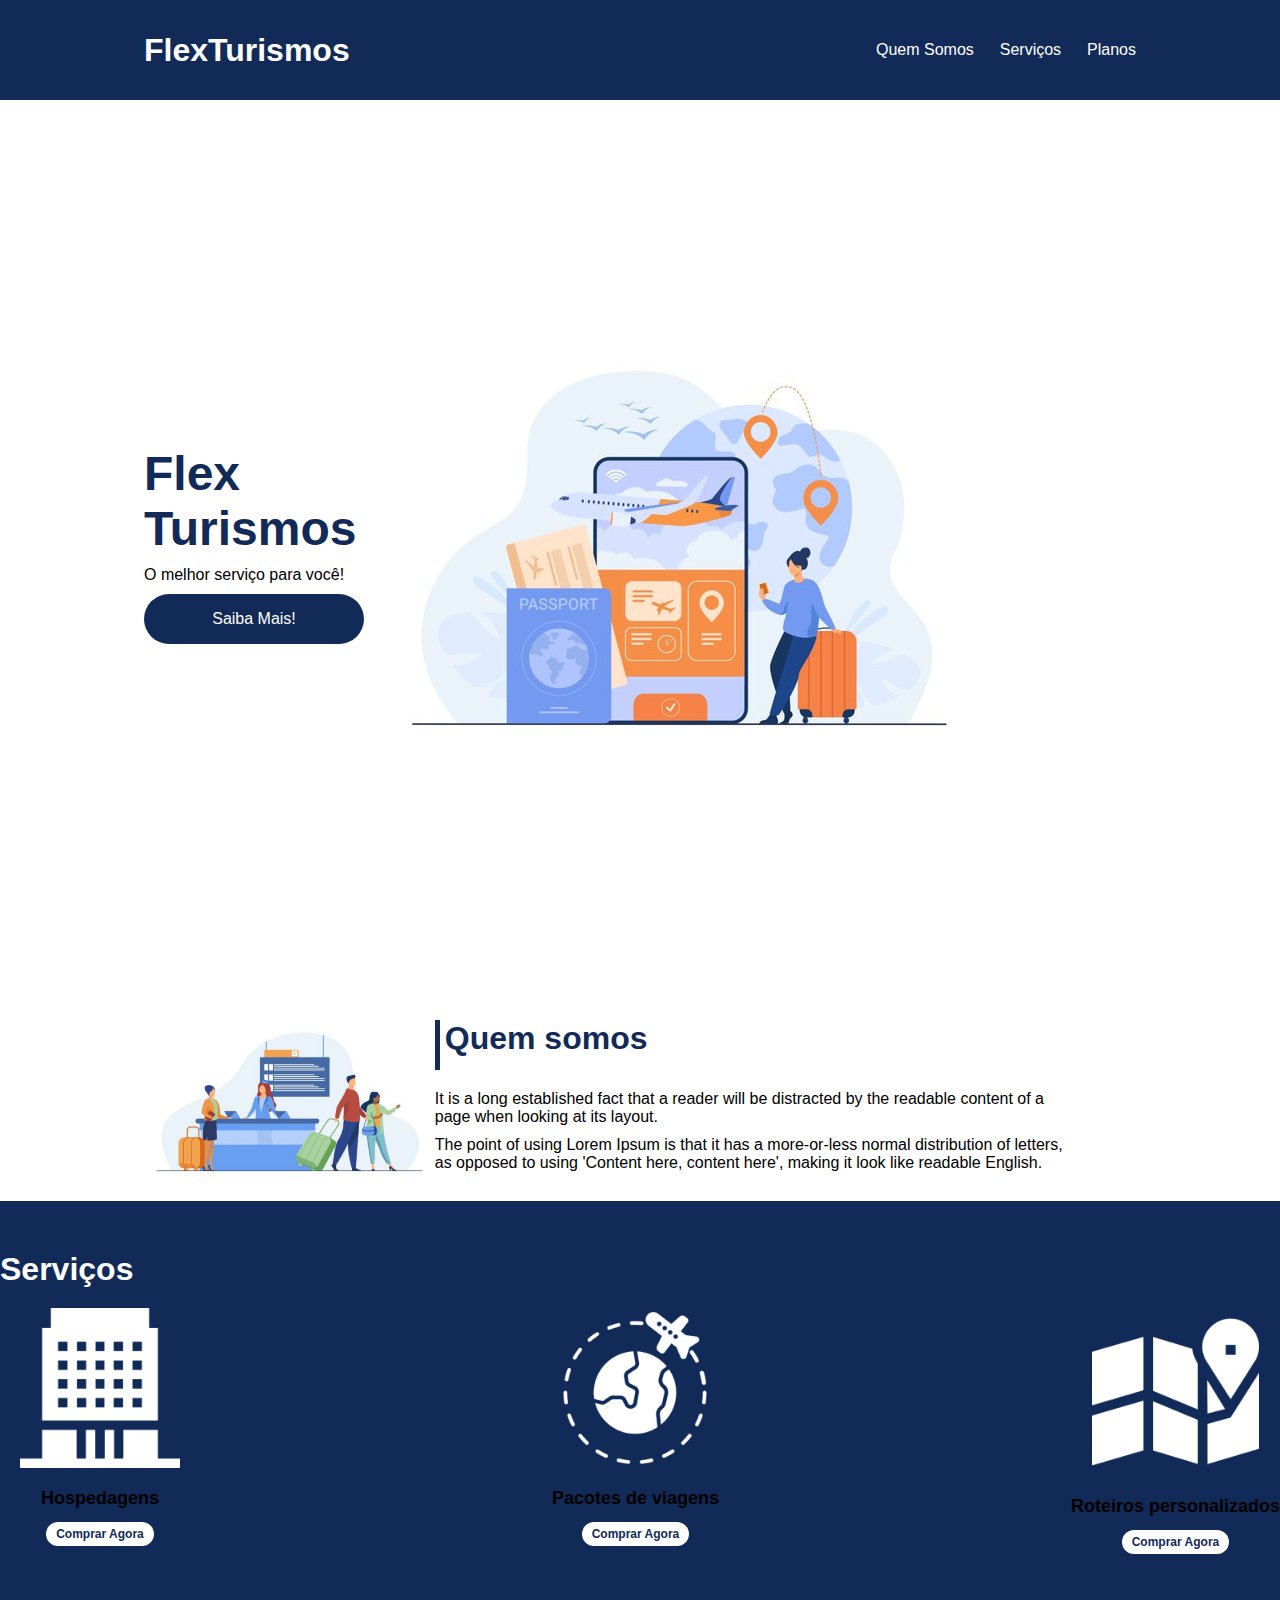
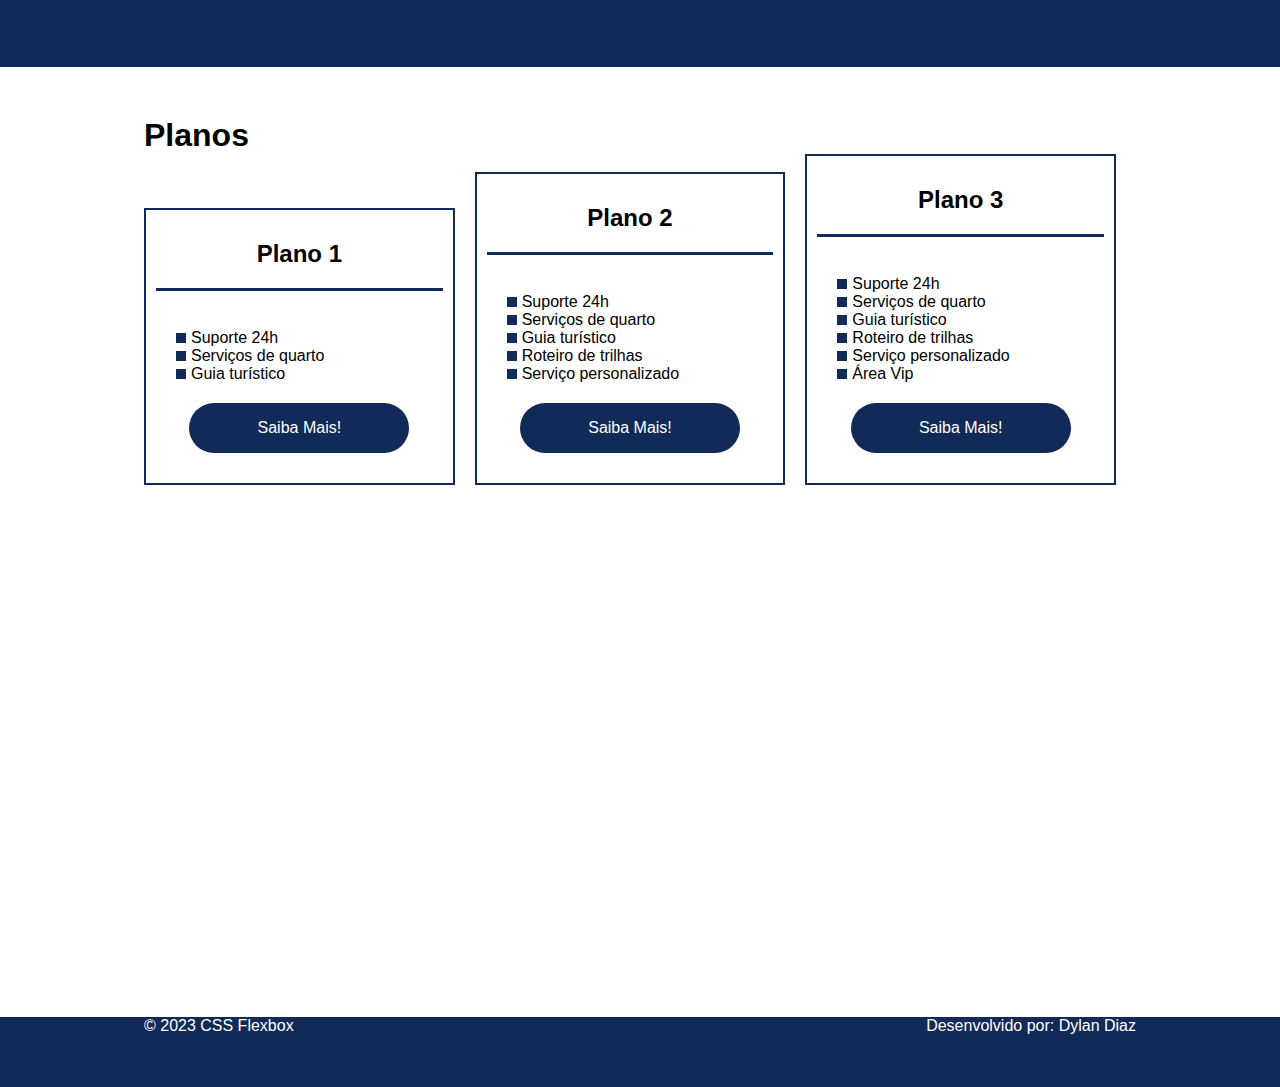
<file: Flex-Turismo/index.html>
<!DOCTYPE html>
<html lang="pt-br">

<head>
    <meta charset="UTF-8">
    <meta name="viewport" content="width=device-width, initial-scale=1.0">
    <title>Flex Turismos</title>
    <link rel="stylesheet" href="./style.css">
</head>

<body>
    <header>
        <div class="flex-container menu">
            <div>
                <h1>FlexTurismos</h1>
            </div>
            <ul class="list-items">
                <li><a href="#quem-somos">Quem Somos</a></li>
                <li><a href="#servicos">Serviços</a></li>
                <li><a href="#planos">Planos</a></li>
            </ul>
        </div>
    </header>

    <div class="flex-container apresentacao">
        <div class="texto-apresentacao">
            <h1>Flex <br>Turismos</h1>
            <p>O melhor serviço para você!</p>
            <a class="btn" href="">Saiba Mais!</a>
        </div>

        <div class="flex-container">
            <div><img src="./images/0-main.png" alt="banner de apresentação"></div>
        </div>
    </div>

    <div class="flex-container" id="quem-somos">
        <div>
            <h2>Quem somos</h2>
            <p>It is a long established fact that a reader will be distracted by the readable content of a page when
                looking at its layout. </p>
            <p>The point of using Lorem Ipsum is that it has a more-or-less normal distribution of letters, as opposed
                to using 'Content here, content here', making it look like readable English.</p>
        </div>

        <div>
            <img src="./images/1-quem-somos.png" alt="balcão de atendimento">
        </div>
    </div>

    <div class="container-externo" id="servicos">
        <div>
            <h2>Serviços</h2>
        </div>

        <div class="list-servicos">
            <div class="item-servicos">
                <div><img src="./images/icon-2.png" alt="hospedagens"></div>
                <p>Hospedagens</p>
                <a href="#">Comprar Agora</a>
            </div>

            <div class="item-servicos">
                <div><img src="./images/icon-1.png" alt="pacote de viagens"></div>
                <p>Pacotes de viagens</p>
                <a href="#">Comprar Agora</a>
            </div>

            <div class="item-servicos">
                <div><img src="./images/icon-3.png" alt="roteiros personalizados"></div>
                <p>Roteiros personalizados</p>
                <a href="#">Comprar Agora</a>
            </div>

        </div>
    </div>

    <div class="flex-container" id="planos">
        <div>
            <h2>Planos</h2>
        </div>

        <div class="list-planos">
            <div class="item-plano">
                <h3>Plano 1</h3>
                <br>
                <ul>
                    <li>Suporte 24h</li>
                    <li>Serviços de quarto</li>
                    <li>Guia turístico</li>
                </ul>
                <a class="btn" href="#">Saiba Mais!</a>
            </div>

            <div class="item-plano">
                <h3>Plano 2</h3>
                <br>
                <ul>
                    <li>Suporte 24h</li>
                    <li>Serviços de quarto</li>
                    <li>Guia turístico</li>
                    <li>Roteiro de trilhas</li>
                    <li>Serviço personalizado</li>
                </ul>
                <a class="btn" href="#">Saiba Mais!</a>
            </div>

            <div class="item-plano">
                <h3>Plano 3</h3>
                <br>
                <ul>
                    <li>Suporte 24h</li>
                    <li>Serviços de quarto</li>
                    <li>Guia turístico</li>
                    <li>Roteiro de trilhas</li>
                    <li>Serviço personalizado</li>
                    <li>Área Vip</li>
                </ul>
                <a class="btn" href="#">Saiba Mais!</a>
            </div>
        </div>
    </div>

    <footer>
        <div class="flex-container footer">
            <p>&copy; 2023 CSS Flexbox</p>
            <p>Desenvolvido por: Dylan Diaz</p>
        </div>
    </footer>
</body>

</html>
</file>
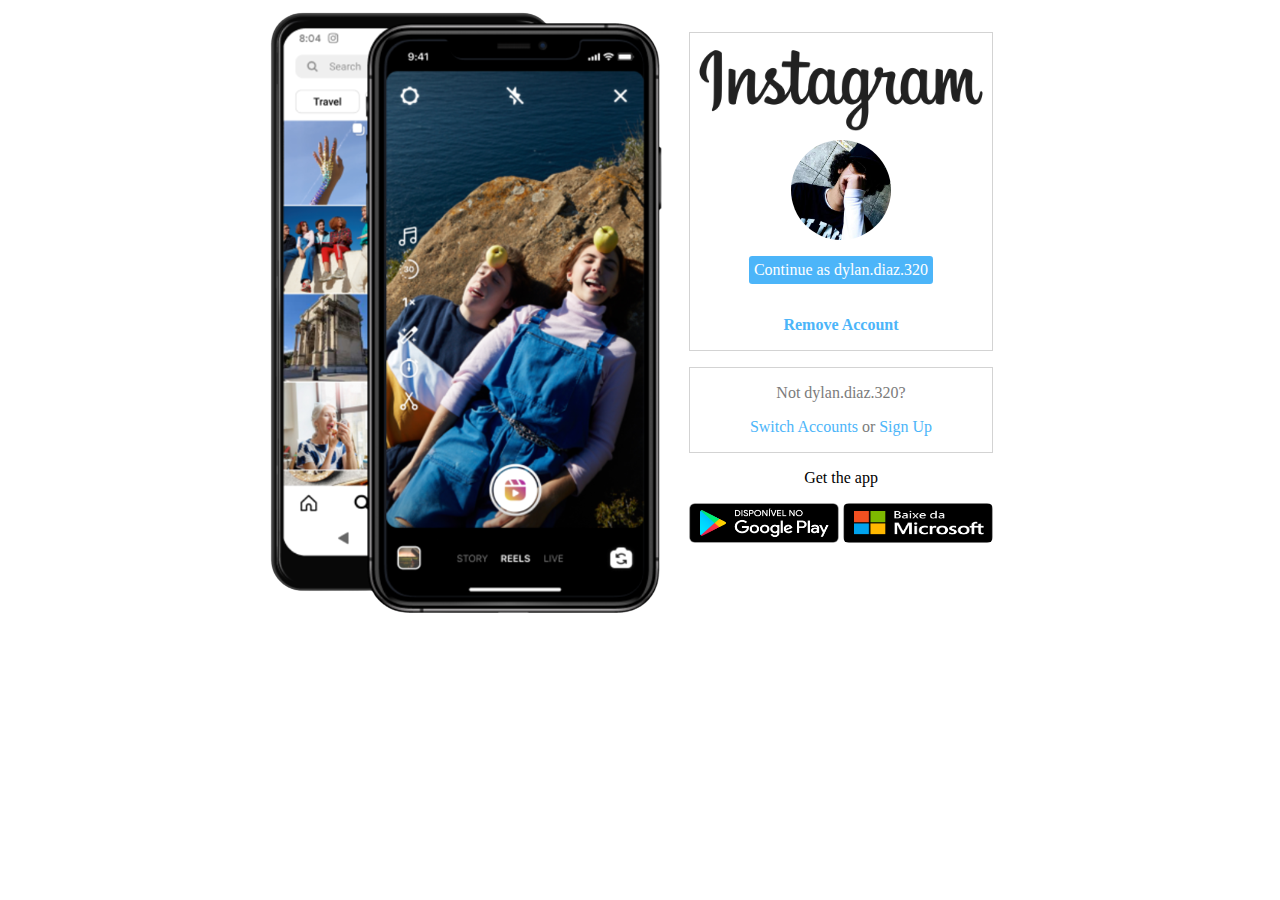
<file: Instagram/index.html>
<!DOCTYPE html>
<html lang="pt-br">

<head>
    <meta charset="UTF-8">
    <meta http-equiv="X-UA-Compatible" content="IE=edge">
    <meta name="viewport" content="width=device-width, initial-scale=1.0">
    <link rel="stylesheet" href="assets/css/style.css">
    <title>Instagram - Login</title>
</head>

<body>
    <main class="main">
        <div class="cel">
            <img src="assets/img/Sem_título-removebg-preview.png"
                alt="Imagem ilustrativa de um Smartphone conectado Instagram">
        </div>
        <div class="login">
            <div class="user">
                <img class="logo" src="assets/img/Instagram_logo.svg.png" alt="Logo Instagram">
                <img class="photo" src="assets/img/perfil.jpg" alt="Foto de perfil do usuário">
                
                <a class="button">Continue as dylan.diaz.320</a>
                <a class="blue-text">Remove Account</a>
            </div>
            <div class="switch">
                <p class="gray-text">Not dylan.diaz.320?</p>
                <p class="gray-text"><span>Switch Accounts</span> or <span>Sign Up</span></p>
            </div>
            <p>Get the app</p>
            <div class="download">
                <div class="stores">
                    <img class="store" src="assets/img/google.png" alt="Logo da Google Play">
                    <img class="store" src="assets/img/microsoft.png" alt="Logo da App Store">
                </div>
            </div>
        </div>
    </main>
</body>

</html>
</file>
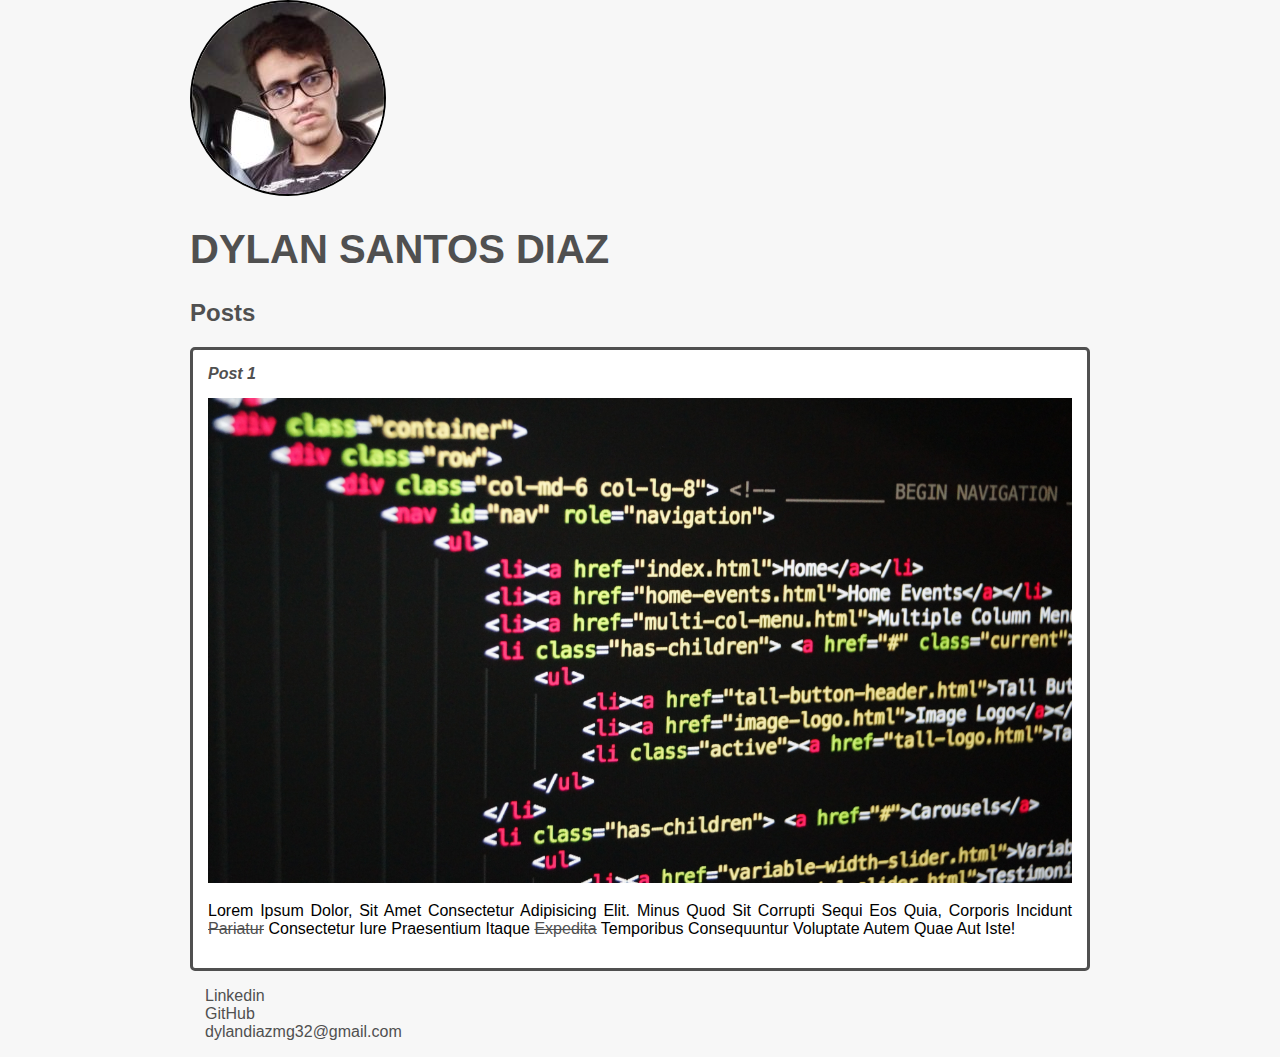
<file: Introducao-css/index.html>
<!DOCTYPE html>
<html lang="pt-br">

<head>
    <meta charset="UTF-8">
    <meta http-equiv="X-UA-Compatible" content="IE=edge">
    <meta name="viewport" content="width=device-width, initial-scale=1.0">
    <link rel="stylesheet" href="style.css">
    <title>Meu Site Pessoal</title>
</head>

<body>
    <header>
        <img src="1634850530620_192_192.jfif" alt="Imagem de perfil de Dylan" class="photo">
        <h1 id="principal">Dylan Santos Diaz</h1>
    </header>
    <section>
        <header>
            <h2 class="sub">Posts</h2>
        </header>
        <article class="post">
            <header>
                <h3 class="sub2">Post 1</h3>
                <img class="post-img" src="pexels-pixabay-270404.jpg" width="300px" alt="Imagem ilustrativa html">
            </header>
            <p class="post-content">Lorem ipsum dolor, sit amet consectetur adipisicing elit. Minus quod sit corrupti sequi eos quia,
                corporis incidunt <a href="https://www.linkedin.com/in/dylan-diaz-aa2384265/"
                    target="_blank">pariatur</a> consectetur iure praesentium itaque <a target="_blank"
                    href="mailto: dylandiazmg32@gmail.com">expedita</a> temporibus consequuntur
                voluptate autem quae aut iste!</p>
        </article>
    </section>
    <footer>
        <ul class="list">
            <li><a target="_blank" href="https://www.linkedin.com/in/dylan-diaz-aa2384265/">Linkedin</a></li>
            <li><a target="_blank" href="https://github.com/dylansdiazd">GitHub</a></li>
            <li><a target="_blank" href="mailto: dylandiazmg32@gmail.com">dylandiazmg32@gmail.com</a></li>
        </ul>
    </footer>
</body>

</html>
</file>
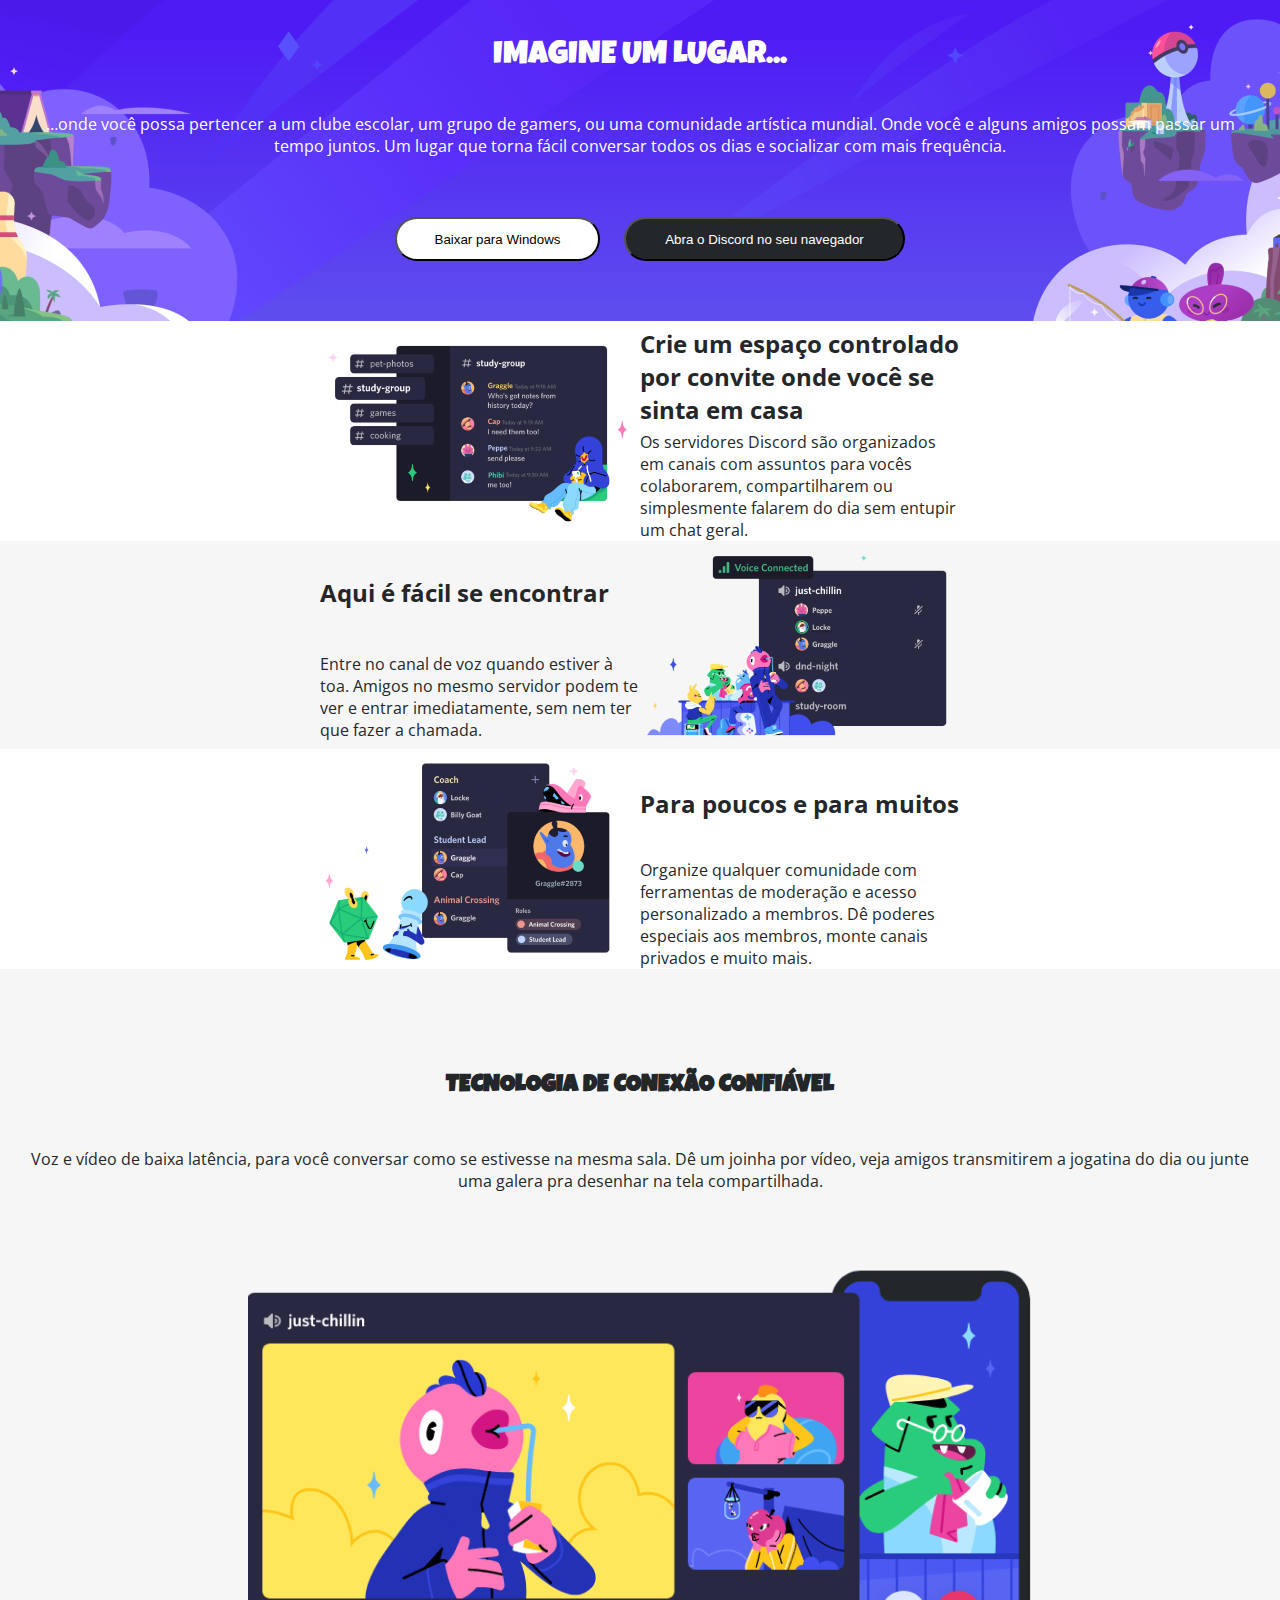
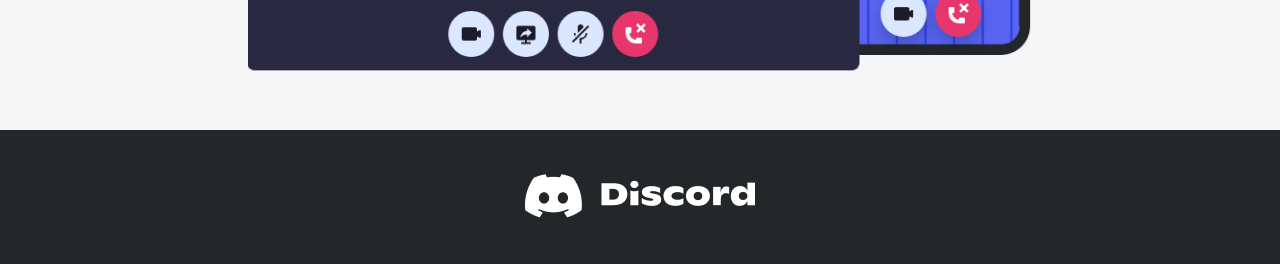
<file: PaginaDiscord/index.html>
<!DOCTYPE html>
<html lang="pt-br">

<head>
    <meta charset="UTF-8">
    <meta http-equiv="X-UA-Compatible" content="IE=edge">
    <meta name="viewport" content="width=device-width, initial-scale=1.0">
    <link rel="stylesheet" href="style.css">
    <title>Discord</title>
</head>

<body>
    <header>
        <h1>IMAGINE UM LUGAR...</h1>
        <P class="text-header">…onde você possa pertencer a um clube escolar, um grupo de gamers, ou uma comunidade
            artística mundial. Onde
            você e alguns amigos possam passar um tempo juntos. Um lugar que torna fácil conversar todos os dias e
            socializar com mais frequência.</P>

        <button class="download">Baixar para Windows</button>
        <button class="open">Abra o Discord no seu navegador</button>
    </header>
    <main>
        <section>
            <div class="item">
                <img class="img-section" src="img/Section Image.png" alt="">
                <h2>Crie um espaço controlado por convite onde você se sinta em casa</h2>
                <p class="p-section">Os servidores Discord são organizados em canais com assuntos para vocês
                    colaborarem, compartilharem
                    ou simplesmente falarem do dia sem entupir um chat geral.</p>
            </div>
        </section>

        <section>
            <div class="item2">
                <img class="img-section" src="img/Section Image2.png" alt="">
                <h2>Aqui é fácil se encontrar</h2>
                <p class="p-section">Entre no canal de voz quando estiver à toa. Amigos no mesmo servidor podem te ver e
                    entrar imediatamente, sem nem ter que fazer a chamada.
                </p>
            </div>
        </section>

        <section>
            <div class="item">
                <img class="img-section" src="img/Section Image3.png" alt="">
                <h2>Para poucos e para muitos</h2>
                <p class="p-section">Organize qualquer comunidade com ferramentas de moderação e acesso personalizado a
                    membros. Dê poderes especiais aos membros, monte canais privados e muito mais.</p>
            </div>
        </section>

        <section>
            <div class="item3">
                <h2 class="text-end">TECNOLOGIA DE CONEXÃO CONFIÁVEL</h2>
                <p class="p-end">Voz e vídeo de baixa latência, para você conversar como se estivesse na mesma sala. Dê um joinha por
                    vídeo, veja amigos transmitirem a jogatina do dia ou junte uma galera pra desenhar na tela
                    compartilhada.</p>
                    <img src="img/fim.png" alt="">
            </div>
        </section>
    </main>

    <footer>
        <img class="img-footer" src="img/Frame 1.png" alt="">
    </footer>
</body>

</html>
</file>
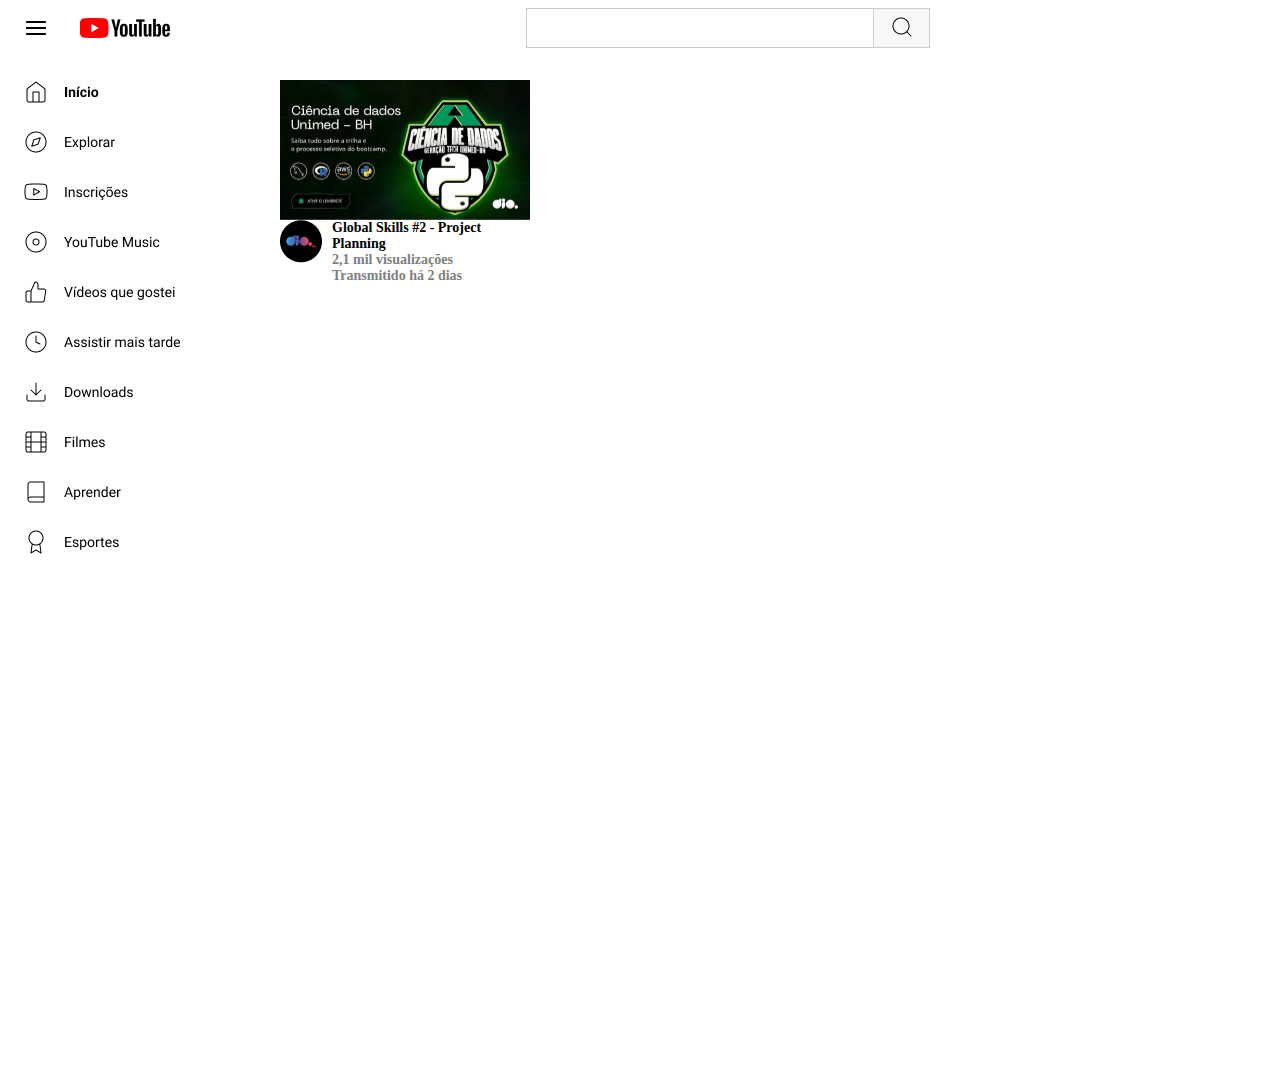
<file: PaginasVideosYoutube/index.html>
<!DOCTYPE html>
<html lang="pt-br">

<head>
    <meta charset="UTF-8">
    <meta http-equiv="X-UA-Compatible" content="IE=edge">
    <meta name="viewport" content="width=device-width, initial-scale=1.0">
    <link rel="stylesheet" href="style.css">
    <title>Youtube</title>
</head>

<body>
    <header>
        <div class="left">
            <button id="btmenu"></button>
            <button id="youtubelogo"></button>
        </div>

        <div class="center">
            <input id="search" type="search">
            <button id="btsearch"><img id="lupa" src="img/search.png" alt=""></button>
        </div>

        <div class="right">
            <button id="video"><img src="img/video.png" alt=""></button>
            <button id="bell"><img src="img/bell.png" alt=""></button>
            <button id="avatar"></button>
        </div>
    </header>

    <aside>
        <nav>
            <li><img src="img/Menu item.png" alt=""></li>
            <li><img src="img/Menu item2.png" alt=""></li>
            <li><img src="img/Menu item3.png" alt=""></li>
            <li><img src="img/Menu item (1).png" alt=""></li>
            <li><img src="img/Menu item (2).png" alt=""></li>
            <li><img src="img/Menu item (3).png" alt=""></li>
            <li><img src="img/Menu item (4).png" alt=""></li>
            <li><img src="img/Menu item (5).png" alt=""></li>
            <li><img src="img/Menu item (6).png" alt=""></li>
            <li><img src="img/Menu item (7).png" alt=""></li>
        </nav>
    </aside>

    <main>
        <div id="conteudo">
            <div id="img01"></div>
            <div id="text01">
                <img src="img/Channel Avatar.png" alt="">
                <p class="content"> Global Skills #2 - Project Planning <br>
                    <span>2,1 mil visualizações Transmitido há 2 dias</span>
                </p>
            </div>
        </div>
    </main>
</body>

</html>
</file>
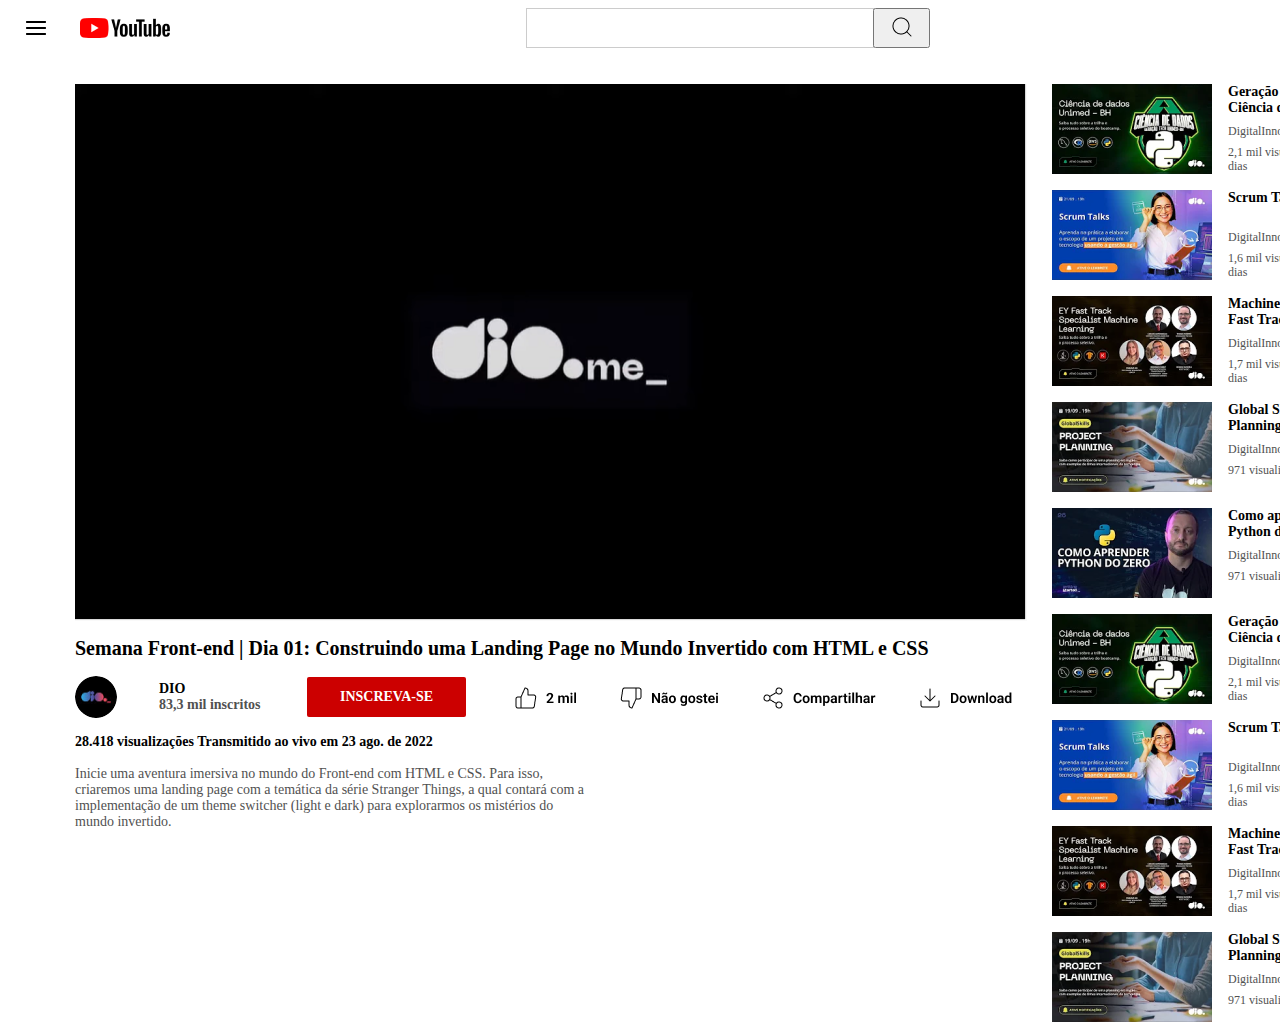
<file: Youtube/index.html>
<!DOCTYPE html>
<html lang="pt-br">

<head>
    <meta charset="UTF-8">
    <meta http-equiv="X-UA-Compatible" content="IE=edge">
    <meta name="viewport" content="width=device-width, initial-scale=1.0">
    <link rel="stylesheet" href="style.css">
    <title>Youtube</title>
</head>

<body>
    <header>
        <div class="left">
            <button id="btmenu"></button>
            <button id="youtubelogo"></button>
        </div>

        <div class="center">
            <input id="search" type="search">
            <button id="btsearch"><img id="lupa" src="img/search.png" alt=""></button>
        </div>

        <div class="right">
            <button id="video"><img src="img/video.png" alt=""></button>
            <button id="bell"><img src="img/bell.png" alt=""></button>
            <button id="avatar"></button>
        </div>

    </header>
    <main>
        <div id="view"></div>
        <div>
            <h1>Semana Front-end | Dia 01: Construindo uma Landing Page no Mundo Invertido com HTML e CSS</h1>
        </div>

        <div id="canal">
            <button id="btcanal"></button>
            <p id="nomecanal"><span id="Dio">DIO</span><br> 83,3 mil inscritos</p>

            <button id="inscrever">INSCREVA-SE</button>
            <button id="like"><img src="img/Like.png" alt=""></button>
            <button id="deslike"><img src="img/Deslike.png" alt=""></button>
            <button id="share"><img src="img/Share.png" alt=""></button>
            <button id="download"><img src="img/Download.png" alt=""></button>
        </div>
        <h2>28.418 visualizações Transmitido ao vivo em 23 ago. de 2022 </h2>
        <p>Inicie uma aventura imersiva no mundo do Front-end com HTML e CSS. Para isso, criaremos uma landing page com
            a temática da série Stranger Things, a qual contará com a implementação de um theme switcher (light e dark)
            para explorarmos os mistérios do mundo invertido.</p>

    </main>

    <aside class="sugeridos">

        <div class="videos">
            <img src="img/Thumb.png" alt="">
            <h2 class="titulosugerido">Geração Tech Unimed - BH - Ciência de Dados</h2>
            <p class="canal2">DigitalInnovationOne</p>
            <p class="canalinfo">2,1 mil visualizações Transmitido há 2 dias </p>
        </div>

        <div class="videos">
            <img src="img/image 12.png" alt="">
            <h2 class="titulosugerido">Scrum Talks</h2>
            <p class="canal2">DigitalInnovationOne</p>
            <p class="canalinfo">1,6 mil visualizações Transmitido há 3 dias </p>
        </div>

        <div class="videos">
            <img src="img/image 13.png" alt="">
            <h2 class="titulosugerido">Machine Learning Avançado - Fast Track</h2>
            <p class="canal2">DigitalInnovationOne</p>
            <p class="canalinfo">1,7 mil visualizações Transmitido há 4 dias </p>
        </div>

        <div class="videos">
            <img src="img/image 14.png" alt="">
            <h2 class="titulosugerido">Global Skills #2 - Project Planning</h2>
            <p class="canal2">DigitalInnovationOne</p>
            <p class="canalinfo">971 visualizações Transmitido há 5 dias </p>
        </div>

        <div class="videos">
            <img src="img/image 15.png" alt="">
            <h2 class="titulosugerido"> Como aprender a programar Python do ZERO</h2>
            <p class="canal2">DigitalInnovationOne</p>
            <p class="canalinfo">971 visualizações Transmitido há 5 dias </p>
        </div>

        <div class="videos">
            <img src="img/Thumb.png" alt="">
            <h2 class="titulosugerido">Geração Tech Unimed - BH - Ciência de Dados</h2>
            <p class="canal2">DigitalInnovationOne</p>
            <p class="canalinfo">2,1 mil visualizações Transmitido há 2 dias </p>
        </div>

        <div class="videos">
            <img src="img/image 12.png" alt="">
            <h2 class="titulosugerido">Scrum Talks</h2>
            <p class="canal2">DigitalInnovationOne</p>
            <p class="canalinfo">1,6 mil visualizações Transmitido há 3 dias </p>
        </div>

        <div class="videos">
            <img src="img/image 13.png" alt="">
            <h2 class="titulosugerido">Machine Learning Avançado - Fast Track</h2>
            <p class="canal2">DigitalInnovationOne</p>
            <p class="canalinfo">1,7 mil visualizações Transmitido há 4 dias </p>
        </div>

        <div class="videos">
            <img src="img/image 14.png" alt="">
            <h2 class="titulosugerido">Global Skills #2 - Project Planning</h2>
            <p class="canal2">DigitalInnovationOne</p>
            <p class="canalinfo">971 visualizações Transmitido há 5 dias </p>
        </div>

    </aside>
</body>

</html>
</file>
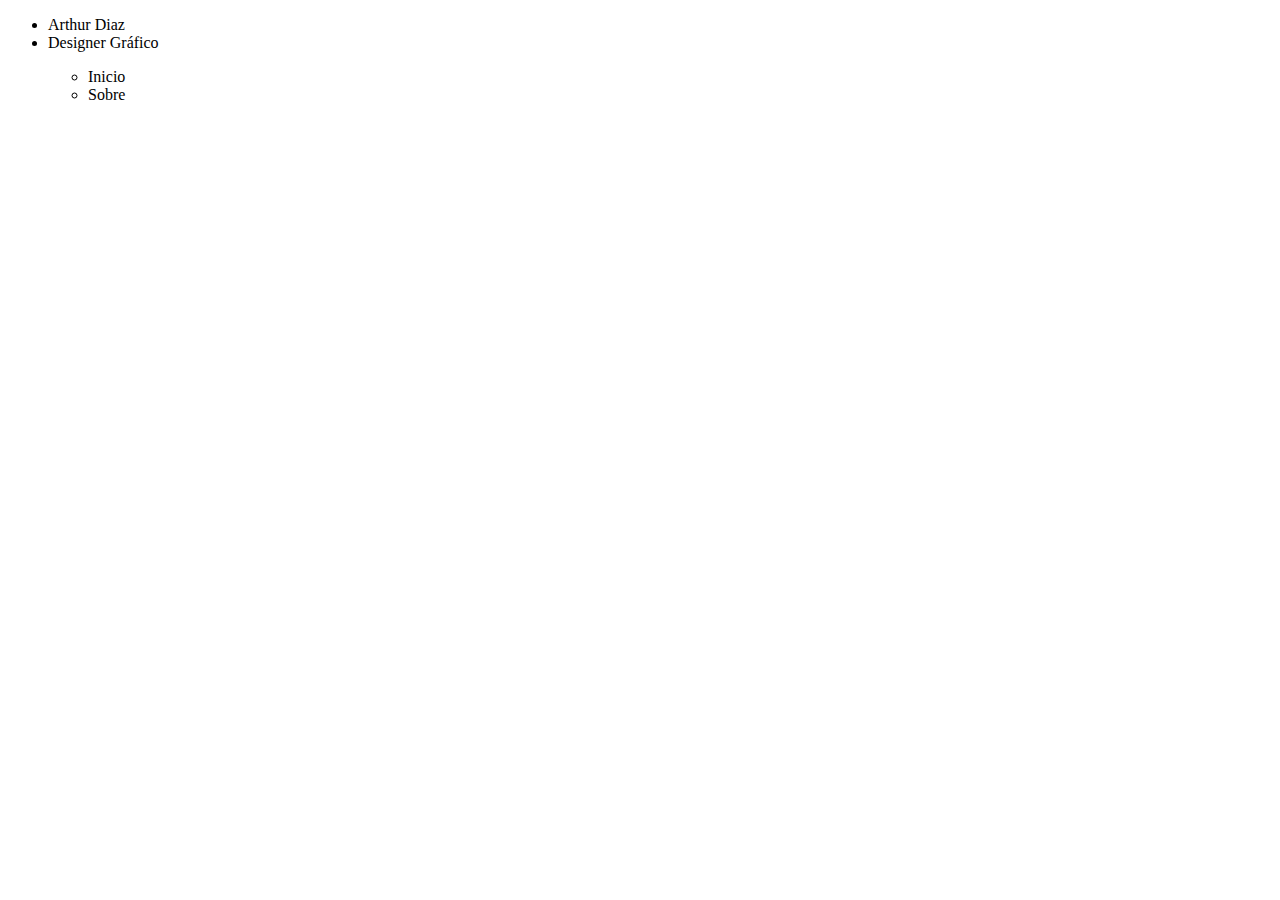
<file: HBO/signIn.html>
<!DOCTYPE html>
<html lang="en">

<head>
  <meta charset="UTF-8">
  <meta name="viewport" content="width=device-width, initial-scale=1.0">
  <title>Document</title>
</head>

<body>
  <header>
    <div class="header">
      <ul class="name">
        <li>Arthur Diaz</li>
        <li>Designer Gráfico</li>
      </ul>
      <ul>
        <ul class="menu">
          <li>Inicio</li>
          <li>Sobre</li>
        </ul>
      </ul>
    </div>
  </header>
</body>

</html>
</file>
<file: Flex-Turismo/style.css>
* {
    margin: 0;
    padding: 0;
    font-family: 'Open Sans', sans-serif;
}

ul {
    list-style: none;
    margin: 0;
    padding: 0;
}

ul li a {
    text-decoration: none;
}

.flex-container {
    display: flex;
    max-width: 992px;
    margin: auto;
    width: 100%;
    min-width: 320px;
}

header {
    background-color: #112a57;
    height: 100px;
    display: flex;
    align-items: center;
    color: #ffffff;
}

header .list-items {
    display: flex;
    max-width: 260px;
    width: 100%;
    justify-content: space-between;
    align-items: center;
}

.list-items li a {
    color: #ffffff;
}

header .menu {
    justify-content: space-between;
}

.apresentacao {
    height: 100vh;
    align-items: center;
    justify-content: space-between;
}

.apresentacao .texto-apresentacao {
    min-height: 200px;
}

.texto-apresentacao h1 {
    color: #122a57;
    font-size: 48px;
    margin-bottom: 10px;
}

.btn {
    background-color: #122a57;
    color: white;
    text-align: center;
    border-radius: 30px;
    width: 220px;
    display: block;
    text-decoration: none;
    height: 50px;
    line-height: 50px;
    margin-top: 10px;
    margin-bottom: 10px;
}

#quem-somos {
    flex-direction: row-reverse;
    align-items: center;
    justify-content: space-between;
}

#quem-somos h2 {
    font-size: 32px;
    color: #122a57;
    display: flex;
    margin-bottom: 20px;
}

#quem-somos h2::before {
    content: "";
    height: 50px;
    width: 5px;
    margin-right: 5px;
    background-color: #112a57;
    position: relative;
}

#quem-somos p {
    margin-bottom: 10px;
    width: 90%;
}

div img {
    display: block;
    width: 100%;
}

#quem-somos {
    min-width: 420px;
}

.container-externo {
    background-color: #112a57;
    width: 100%;
}

#servicos {
    flex-direction: column;
    padding-top: 50px;
    padding-bottom: 100px;
}

#servicos h2 {
    color: white;
    font-size: 32px;
    margin-bottom: 20px;
}

.list-servicos {
    display: flex;
    justify-content: space-between;
}

.list-servicos .item-servicos {
    text-align: center;
}

.item-servicos a {
    width: 120px;
    background-color: white;
    border-radius: 30px;
    height: 50px;
    text-align: center;
    line-height: 50px;
    margin-top: 20px;
    width: 220px;
    padding: 5px 10px;
    color: #112a57;
    font-size: 12px;
    text-decoration: none;
    font-weight: 700;
}

.item-servicos p {
    font-weight: 700;
    font-size: 18px;
    margin-top: 20px;
}

.item-servicos img {
    width: 80%;
    margin: auto;
}

#planos {
    flex-direction: column;
    min-height: 100vh;
    padding-top: 50px;
}

#planos h2 {
    font-size: 32px;
}

.list-planos {
    display: flex;
    align-items: flex-end;
    justify-content: space-between;
}

.item-plano {
    flex: 5;
    border: 2px solid #122a57;
    margin-right: 20px;
    padding: 10px;
}

.item-plano .btn {
    margin: auto;
    margin-bottom: 20px;
}

.item-plano h3 {
    font-size: 24px;
    display: flex;
    flex-direction: column;
    text-align: center;
    margin-top: 20px;
}

.item-plano h3::after {
    content: "";
    background-color: #112a57;
    width: 100%;
    height: 3px;
    margin-top: 20px;
    margin-bottom: 10px;
}

.item-plano ul {
    padding: 10px 20px;
    display: flex;
    flex-direction: column;
    margin-bottom: 10px;
}

.item-plano ul li {
    display: flex;
    flex-wrap: nowrap;
    align-items: center;

}

.item-plano ul li::before {
    content: "";
    width: 10px;
    height: 10px;
    background-color: #112a57;
    margin-right: 5px;
}

footer {
    background-color: #112a57;
    height: 70px;
    align-items: center;
}

footer .footer {
    justify-content: space-between;
    color: white;
}


@media (max-width: 992px) {
    .flex-container {
        flex-direction: column;
    }

    .apresentacao {
        flex-direction: column-reverse;
    }

    .apresentacao .texto-apresentacao {
        width: 100%;
    }

    #quem-somos{
        flex-direction: column-reverse;
    }

    #quem-somos img{
        min-width: 320px;
        margin: auto;
    }

    .list-servicos{
        flex-direction: column;
    }

    .item-servicos img {
        width: 50%;
        margin: auto;
    }

    .list-planos{
        flex-direction: column;
        align-items: flex-start;
    }

    .list-planos .item-plano{
        max-width: 90%;
        margin: auto;
        width: 100%;
    }
}
</file>
<file: Instagram/assets/css/style.css>
body {
    text-align: center;
}

.main {
    display: flex;
    justify-content: center;
}

.login {
    max-width: 350px;
    height: auto;
    display: flex;
    flex-direction: column;
    margin: 1.5rem;
}

.user {
    display: flex;
    flex-direction: column;
    flex-wrap: wrap;
    max-width: 350px;
    height: auto;
    margin-bottom: 1rem;
    align-items: center;
    background-color: #fff;
    border: 1px solid lightgrey;
}

.login .user .logo {
    max-width: 300px;
    height: auto;
}

.login .user .photo {
    max-width: 100px;
    border-radius: 50%;
}

.login .user .button {
    color: #fff;
    background-color: #4cb5f9;
    margin: 1rem;
    padding: .3rem;
    border-radius: 0.2rem;
}

.login .user .blue-text {
    color: #4cb5f9;
    margin: 1rem;
    font-weight: bold;
}

.switch {
    max-width: 350px;
    height: auto;
    border: 1px solid lightgrey;
}

.gray-text{
    color: #7b7b7b;
}

.download{
    display: flex;
    flex-direction: row;
    max-width: 350px;
    height: auto;
}

.store{
    width: 150px;
    height: 40px;
    border-radius: 6px;
}

span {
    color: #4cb5f9;
}
</file>
<file: Introducao-css/style.css>
body{
    background-color: #f7f7f7;
    font-family: Verdana, Geneva, Tahoma, sans-serif;
    max-width: 900px;
    margin: auto;
}

#principal, .sub, .sub2{
    color: #505050
}

#principal{
    font-size: 40px;
    text-transform: uppercase;
}

a{
    text-decoration: line-through;
    color: #505050;
}

.sub2{
    font-size: 16px;
    font-style: italic;
    margin: 0;
    margin-bottom: 15px;
}

.post{
    background-color: white;
    padding: 15px;
    border: 3px solid #505050;
    margin-bottom: 15px;
    border-radius: 5px;
}

.post-content{
    margin: 0;
    margin-bottom: 15px;
    text-transform: capitalize;
    text-align: justify;
}

.post-img{
    margin-bottom: 15px;
    width: 100%;
}

.photo{
    border-radius: 500px;
border: 2px solid black;
}

.list{
    list-style-type: none;
    padding-left: 15px;
}

.list li a{
    text-decoration: none;
}

h1{
    font-trans
}
</file>
<file: PaginaDiscord/style.css>
@import url('https://fonts.googleapis.com/css2?family=Luckiest+Guy&display=swap');
@import url('https://fonts.googleapis.com/css2?family=Open+Sans:wght@300&display=swap');

* {
    margin: 0;
}

body {
    font-family: 'Luckiest Guy', cursive;
    font-family: 'Open Sans', sans-serif;
}

header {
    background: url(img/Header\ Background.png);
    background-repeat: no-repeat;
    background-size: cover;
    width: auto;
    height: auto;
    text-align: center;
    padding-top: 80px;
    padding: 40px;

}



h1 {
    font-family: 'Luckiest Guy';
    font-weight: 400;
    font-size: 2rem;
    color: #FFFFFF;
}

.text-header {
    padding-top: 40px;
    padding-bottom: 40px;
    font-family: 'Open Sans';
    font-size: 1rem;
    color: #FFFFFF;
}

.download {
    width: 205px;
    height: 44px;
    background: #FFFFFF;
    border-radius: 28px;
    margin: 20px;
}

.open {
    width: 281px;
    height: 44px;
    background: #23272A;
    border-radius: 28px;
    color: white;

}

.item {
    display: grid;
    grid-template-columns: repeat(4, 1fr);
    grid-template-rows: repeat(2, 1fr);
    grid-template-areas:
        ". img h2 ."
        ". img p .";
    align-items: center;
}

.item2 {
    display: grid;
    grid-template-columns: repeat(4, 1fr);
    grid-template-rows: repeat(2, 1fr);
    grid-template-areas:
        ". h2 img ."
        ". p img .";
    align-items: center;
    background-color: #f6f6f6;
}

img {
    max-width: 100%;
}

.img-section {
    grid-area: img;
}

h2 {
    grid-area: h2;
    font-family: 'Open Sans';
    color: #23272A;
}

.p-section {
    grid-area: p;
    font-family: 'Open Sans';
    color: #23272A;
}

footer {
    position: relative;
}

.img-footer {
    position: absolute;
    width: 100%;
}

.item3 {
    padding-top: 80px;
    text-align: center;
    background-color: #f6f6f6;
}

.text-end {
    padding: 25px;
    font-family: 'Luckiest Guy';
    text-align: center;
    color: #23272A;
}

.p-end {
    padding: 25px;
    font-family: 'Open Sans';
    text-align: center;
    color: #23272A;
}

@media screen and (max-width: 600px) {

    .item {
        display: grid;
        grid-template-columns: repeat(1, 1fr);
        grid-template-rows: repeat(3, 1fr);
        grid-template-areas:
            "img"
            "h2"
            "p";
        align-items: center;
        padding: 25px;
        text-align: center;
    }

    .item2 {
        display: grid;
        grid-template-columns: repeat(1, 1fr);
        grid-template-rows: repeat(3, 1fr);
        grid-template-areas:
            "h2"
            "p"
            "img";
        align-items: center;
        background-color: #f6f6f6;
        padding: 25px;
        text-align: center;
    }

}
</file>
<file: PaginasVideosYoutube/style.css>
* {
    margin: 0;
}

header {
    display: flex;
    flex-direction: row;
    justify-content: space-between;
    align-items: center;
    padding: 0px 24px;
    gap: 32px;

    position: absolute;
    width: 1440px;
    height: 56px;
    left: 0px;
    top: 0px;

    background: #FFFFFF;
}

.left {
    width: 146px;
    height: 24px;


    /* Inside auto layout */

    flex: none;
    order: 0;
    flex-grow: 0;
}

#btmenu {
    position: absolute;
    width: 24px;
    height: 24px;
    left: 24px;
    top: 16px;
    background: url(img/menu.png);
    border: none;
}

#youtubelogo {
    position: absolute;
    width: 90px;
    height: 20px;
    left: 80px;
    top: 18px;
    border: none;
    background: url(img/youtube\ 1.png);
}

.center {
    width: 404px;
    height: 40px;


    /* Inside auto layout */

    flex: none;
    order: 1;
    flex-grow: 0;
}

#btsearch {
    box-sizing: border-box;

    position: absolute;
    width: 57px;
    height: 40px;
    left: 873px;
    top: 8px;

    background: #F8F8F8;
    border: 1px solid #CCCCCC;
}

#search {
    box-sizing: border-box;

    position: absolute;
    width: 348px;
    height: 40px;
    left: 526px;
    top: 8px;

    background: #FFFFFF;
    border: 1px solid #CCCCCC;
}

.right {
    display: flex;
    flex-direction: row;
    justify-content: flex-end;
    align-items: center;
    padding: 0px;
    gap: 24px;

    width: 130px;
    height: 34px;


    /* Inside auto layout */

    flex: none;
    order: 2;
    flex-grow: 0;
}

#video {
    width: 24px;
    height: 24px;

    border: none;
    /* Inside auto layout */
    background-color: white;
    flex: none;
    order: 0;
    flex-grow: 0;
}

#bell {
    width: 24px;
    height: 24px;
    background-color: white;
    border: none;
    /* Inside auto layout */

    flex: none;
    order: 1;
    flex-grow: 0;
}

#avatar {
    width: 34px;
    height: 34px;

    background: url(img/Avatar.png);
    border: none;
    /* Inside auto layout */

    flex: none;
    order: 2;
    flex-grow: 0;
}

aside {
    width: 220px;
}

nav {
    display: flex;
    flex-direction: column;
    align-items: flex-start;
    padding: 24px;
    gap: 22px;
    list-style-type: none;

    position: absolute;
    width: 218px;
    height: 968px;
    left: 0px;
    top: 56px;

    background: #FFFFFF;
}

main {
    padding-top: 80px;
    padding-left: 280px;
    position: relative;
}

.conteudo {
    display: flex;
    flex-direction: column;
    align-items: flex-start;
    padding: 16px;
    gap: 16px;

    position: absolute;
    width: 282px;
    height: 262px;
    left: 838px;
    top: 632px;

    border-radius: 4px;
}

#img01 {
    width: 250px;
    height: 140.29px;
    background: url(img/image\ 16.png);
    flex: none;
    order: 0;
    flex-grow: 0;
}

#text01 {
    display: flex;
    flex-direction: row;
    align-items: flex-start;
    padding: 0px;
    gap: 10px;

    width: 249px;
    height: 74px;


    /* Inside auto layout */

    flex: none;
    order: 1;
    flex-grow: 0;
}

.content {
    width: 197px;
    height: 74px;

    font-family: 'Roboto';
    font-style: normal;
    font-weight: 600;
    font-size: 14px;
    line-height: 16px;

    color: #000000;


    /* Inside auto layout */

    flex: none;
    order: 1;
    flex-grow: 0;
}

span {
    color: #808080;
}
</file>
<file: Youtube/style.css>
* {
    margin: 0px;
}

header {
    display: flex;
    flex-direction: row;
    justify-content: space-between;
    align-items: center;
    padding: 0px 24px;
    gap: 32px;
    position: absolute;
    width: 1440px;
    height: 56px;
    left: 0px;
    top: 0px;

    background: #FFFFFF;
}

.left {
    width: 146px;
    height: 24px;
    flex: none;
    order: 0;
    flex-grow: 0;
}

#btmenu {
    position: absolute;
    width: 24px;
    height: 24px;
    left: 24px;
    top: 16px;
    border: none;
    background: url(img/menu.png);
}


#youtubelogo {
    position: absolute;
    width: 90px;
    height: 20px;
    left: 80px;
    top: 18px;
    border: none;
    background: url(img/youtube\ 1.png);
}


.center {
    width: 404px;
    height: 40px;
    flex: none;
    order: 1;
    flex-grow: 0;
}


#btsearch {
    box-sizing: border-box;
    position: absolute;
    width: 57px;
    height: 40px;
    left: 873px;
    top: 8px;
}

#search {
    box-sizing: border-box;
    position: absolute;
    width: 348px;
    height: 40px;
    left: 526px;
    top: 8px;
    background: #FFFFFF;
    border: 1px solid #CCCCCC;
}

.right {
    display: flex;
    flex-direction: row;
    justify-content: flex-end;
    align-items: center;
    padding: 0px;
    gap: 24px;
    width: 130px;
    height: 34px;
    flex: none;
    order: 2;
    flex-grow: 0;
}

#video {
    width: 24px;
    height: 24px;
    border: none;
    background-color: #FFFFFF;
    border-radius: 500px;
    flex: none;
    order: 0;
    flex-grow: 0;
}

#bell {
    width: 24px;
    height: 24px;
    border: none;
    background-color: #FFFFFF;
    border-radius: 500px;
    flex: none;
    order: 1;
    flex-grow: 0;
}

#avatar {
    width: 34px;
    height: 34px;
    border: none;
    border-radius: 500px;
    background: url(img/Avatar.png);
    flex: none;
    order: 2;
    flex-grow: 0;

}

main {
    display: flex;
    flex-direction: column;
    justify-content: center;
    align-items: flex-start;
    padding: 0px;
    gap: 16px;
    position: absolute;
    width: 952px;
    height: 746px;
    left: 75px;
    top: 84px;

}

#view {
    width: 952px;
    height: 537px;
    background: url(img/image\ 2.png);
    flex: none;
    order: 0;
    flex-grow: 0;
}

h1 {
    width: 871px;
    height: 23px;

    font-family: 'Roboto';
    font-style: normal;
    font-weight: 600;
    font-size: 20px;
    line-height: 23px;
    color: #000000;
    flex: none;
    order: 1;
    flex-grow: 0;
}

h1 {
    width: 871px;
    height: 23px;
    font-family: 'Roboto';
    font-style: normal;
    font-weight: 600;
    font-size: 20px;
    line-height: 23px;
    color: #000000;
    flex: none;
    order: 1;
    flex-grow: 0;
}

#canal {
    display: flex;
    flex-direction: row;
    justify-content: left;
    align-items: center;
    padding: 0px;
    gap: 42px;
    width: 902px;
    height: 42px;
    flex: none;
    order: 2;
    flex-grow: 0;
}

#btcanal {
    background-image: url(img/Channel\ Avatar.png);
    width: 42px;
    height: 42px;
    border: none;
    border-radius: 500px;
    flex: none;
    order: 0;
    flex-grow: 0;
}

#nomecanal {
    width: 106px;
    height: 32px;
    font-family: 'Roboto';
    font-style: normal;
    font-weight: 600;
    font-size: 14px;
    line-height: 16px;
    color: #515151;
    flex: none;
    order: 1;
    flex-grow: 0;
}

#Dio {
    color: #000000;
}

#inscrever {
    width: 159px;
    height: 40px;
    color: white;
    font-family: 'Roboto';
    font-weight: 600;
    font-size: 14px;
    line-height: 16px;
    background: #CC0000;
    border-radius: 2px;
    border: none;
    flex: none;
    order: 1;
    flex-grow: 0;

}

#like {
    width: 63px;
    height: 24px;
    border: none;
    background-color: transparent;
    flex: none;
    order: 2;
    flex-grow: 0;
}

#deslike {
    width: 100px;
    height: 24px;
    border: none;
    background-color: transparent;
    flex: none;
    order: 3;
    flex-grow: 0;
}

#share {
    width: 115px;
    height: 24px;
    border: none;
    background-color: transparent;
    flex: none;
    order: 4;
    flex-grow: 0;
}

#download {
    width: 95px;
    height: 24px;
    border: none;
    background-color: transparent;
    flex: none;
    order: 5;
    flex-grow: 0;

}

h2 {
    width: 391px;
    height: 16px;
    font-family: 'Roboto';
    font-style: normal;
    font-weight: 600;
    font-size: 14px;
    line-height: 16px;
    color: #000000;
    flex: none;
    order: 3;
    flex-grow: 0;
}

p {
    width: 510px;
    height: 64px;
    font-family: 'Roboto';
    font-style: normal;
    font-weight: 400;
    font-size: 14px;
    line-height: 16px;
    color: #515151;
    flex: none;
    order: 4;
    flex-grow: 0;
}

.sugeridos {
    display: flex;
    flex-direction: column;
    align-items: flex-start;
    padding: 0px;
    gap: 16px;
    position: absolute;
    width: 160px;
    height: 938px;
    left: 1052px;
    top: 84px;

}

.videos {
    width: 160px;
    height: 90px;
    position: relative;
    flex: none;
    order: 0;
    flex-grow: 0;
}

.videos h2 {
    position: absolute;
    width: 196px;
    height: 32px;
    left: 176px;
    top: 0px;
    font-family: 'Roboto';
    font-style: normal;
    font-weight: 600;
    font-size: 14px;
    line-height: 16px;
    color: #000000;
}

.canal2 {
    position: absolute;
    width: 196px;
    height: 14px;
    left: 176px;
    top: 40px;
    font-family: 'Roboto';
    font-style: normal;
    font-weight: 400;
    font-size: 12px;
    line-height: 14px;
    color: #515151;
}

.titulosugerido {

    position: absolute;
    width: 196px;
    height: 32px;
    left: 176px;
    top: 0px;
    font-family: 'Roboto';
    font-style: normal;
    font-weight: 600;
    font-size: 14px;
    line-height: 16px;
    color: #000000;

}

.canalinfo {
    position: absolute;
    width: 196px;
    height: 28px;
    left: 176px;
    top: 61px;
    font-family: 'Roboto';
    font-style: normal;
    font-weight: 400;
    font-size: 12px;
    line-height: 14px;
    color: #515151;
}
</file>
